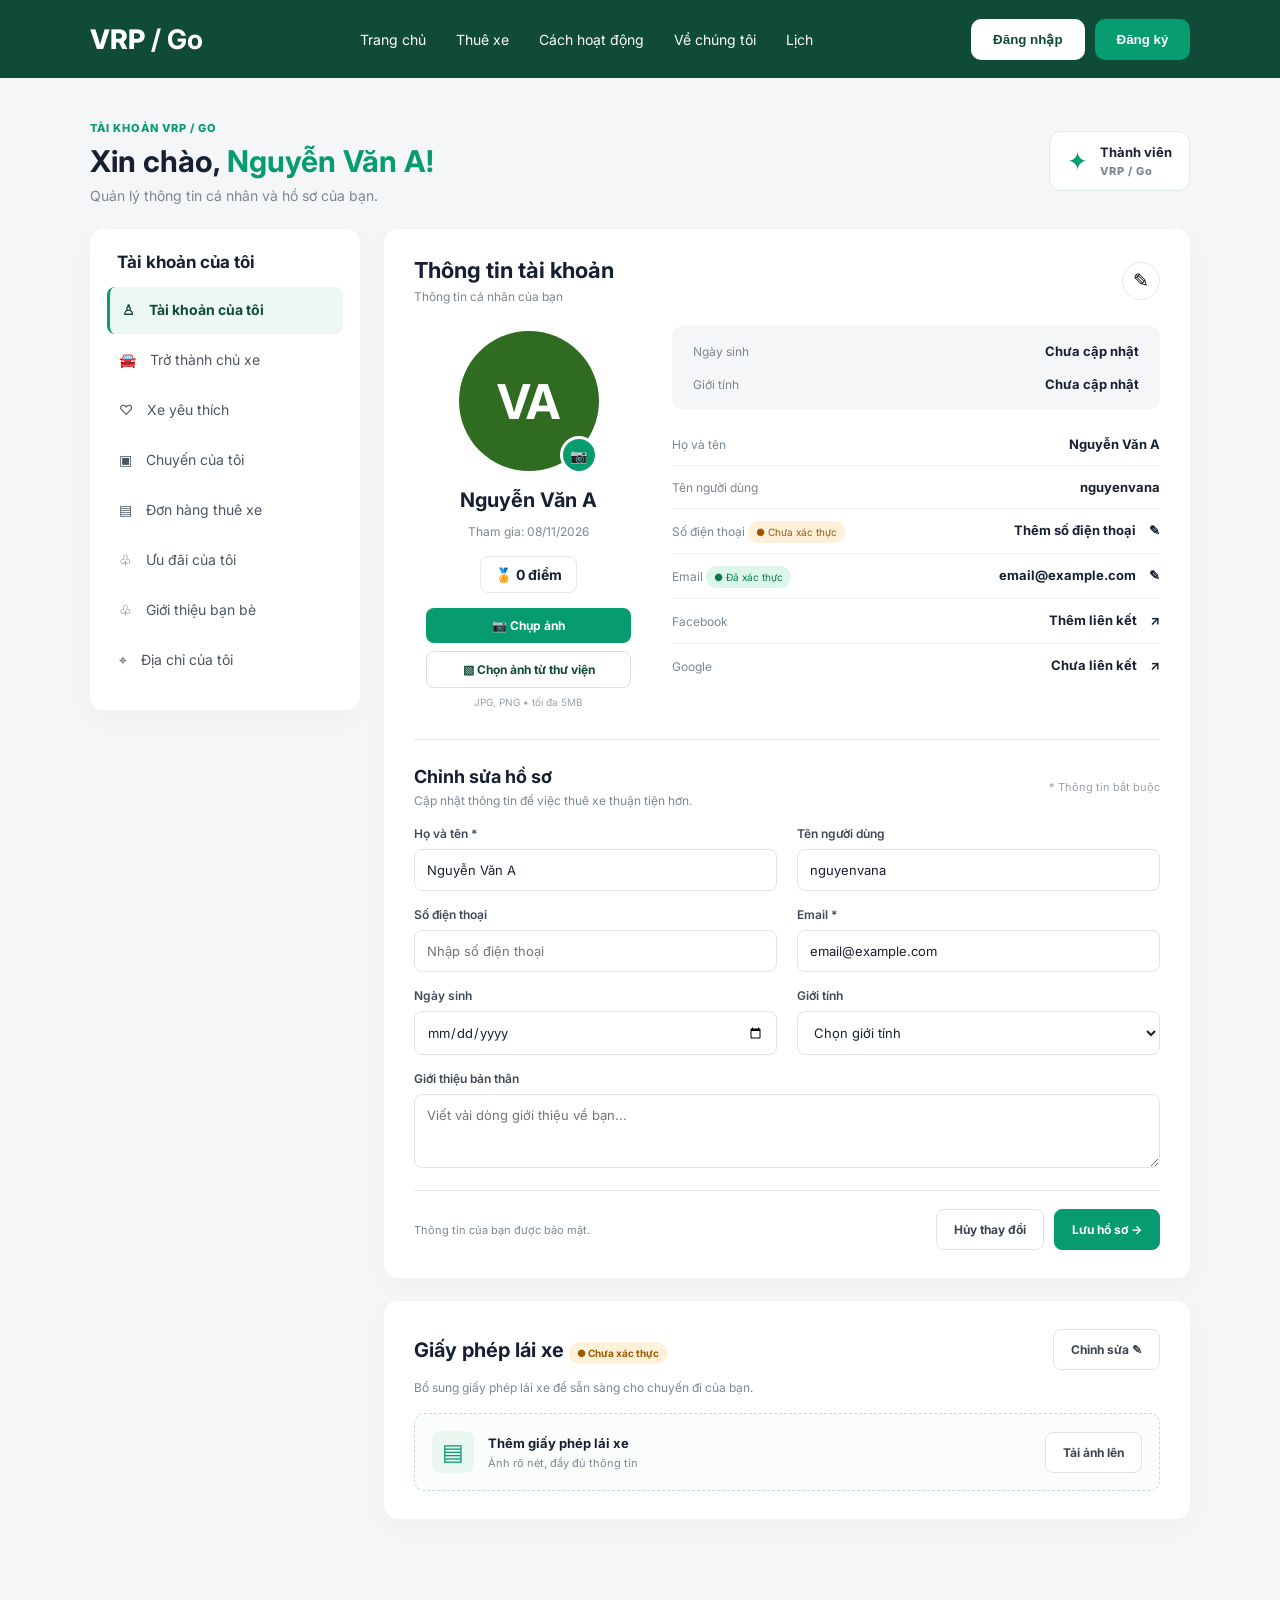
<file: form ho so/index.html>
<!DOCTYPE html>
<html lang="vi">
<head>
<meta charset="UTF-8">
<meta name="viewport" content="width=device-width, initial-scale=1.0">
<title>VRP / Go - Hồ sơ cá nhân</title>
<link rel="stylesheet" href="style.css">
</head>
<body>
<header class="navbar">
  <a class="logo" href="#">VRP <span>/ Go</span></a>
  <nav><a>Trang chủ</a><a>Thuê xe</a><a>Cách hoạt động</a><a>Về chúng tôi</a><a>Lịch</a></nav>
  <div class="nav-buttons"><button class="login">Đăng nhập</button><button class="signup">Đăng ký</button></div>
</header>

<main class="container">
  <div class="welcome">
    <div><small>TÀI KHOẢN VRP / GO</small><h1>Xin chào, <span>Nguyễn Văn A!</span></h1><p>Quản lý thông tin cá nhân và hồ sơ của bạn.</p></div>
    <div class="member">✦ <div><b>Thành viên</b><small>VRP / Go</small></div></div>
  </div>

  <div class="layout">
    <aside class="sidebar">
      <h3>Tài khoản của tôi</h3>
      <a class="active">♙　Tài khoản của tôi</a><a>🚘　Trở thành chủ xe</a><a>♡　Xe yêu thích</a>
      <a>▣　Chuyến của tôi</a><a>▤　Đơn hàng thuê xe</a><a>♧　Ưu đãi của tôi</a>
      <a>♧　Giới thiệu bạn bè</a><a>⌖　Địa chỉ của tôi</a>
    </aside>

    <section class="content">
      <section class="card">
        <div class="card-title"><div><h2>Thông tin tài khoản</h2><p>Thông tin cá nhân của bạn</p></div><button class="edit">✎</button></div>

        <div class="profile">
          <div class="avatar-area">
            <div class="avatar" id="avatar"><span id="initials">VA</span><img id="preview" hidden alt="Ảnh đại diện"></div>
            <label class="camera-badge" for="cameraInput">📷</label>
            <h3 id="displayName">Nguyễn Văn A</h3><p class="muted">Tham gia: 08/11/2026</p>
            <div class="points">🏅 <b>0 điểm</b></div>
            <div class="photo-buttons">
              <label class="photo-btn green" for="cameraInput">📷 Chụp ảnh</label>
              <input id="cameraInput" type="file" accept="image/*" capture="user" hidden>
              <label class="photo-btn outline" for="galleryInput">▧ Chọn ảnh từ thư viện</label>
              <input id="galleryInput" type="file" accept="image/*" hidden>
              <button id="removePhoto" hidden>Xóa ảnh</button>
              <small>JPG, PNG • tối đa 5MB</small>
            </div>
          </div>

          <div class="account-info">
            <div class="info-box"><div><span>Ngày sinh</span><b id="birthDisplay">Chưa cập nhật</b></div><div><span>Giới tính</span><b id="genderDisplay">Chưa cập nhật</b></div></div>
            <div class="info-row"><span>Họ và tên</span><b id="nameDisplay">Nguyễn Văn A</b></div>
            <div class="info-row"><span>Tên người dùng</span><b id="userDisplay">nguyenvana</b></div>
            <div class="info-row"><span>Số điện thoại <i class="warning">● Chưa xác thực</i></span><b id="phoneDisplay">Thêm số điện thoại　✎</b></div>
            <div class="info-row"><span>Email <i class="success">● Đã xác thực</i></span><b id="emailDisplay">email@example.com　✎</b></div>
            <div class="info-row"><span>Facebook</span><b>Thêm liên kết　↗</b></div>
            <div class="info-row"><span>Google</span><b>Chưa liên kết　↗</b></div>
          </div>
        </div>

        <form id="profileForm" class="form-section">
          <div class="form-title"><div><h3>Chỉnh sửa hồ sơ</h3><p>Cập nhật thông tin để việc thuê xe thuận tiện hơn.</p></div><small>* Thông tin bắt buộc</small></div>
          <div class="form-grid">
            <label>Họ và tên *<input id="fullName" value="Nguyễn Văn A" required></label>
            <label>Tên người dùng<input id="username" value="nguyenvana"></label>
            <label>Số điện thoại<input id="phone" type="tel" placeholder="Nhập số điện thoại"></label>
            <label>Email *<input id="email" type="email" value="email@example.com" required></label>
            <label>Ngày sinh<input id="birthday" type="date"></label>
            <label>Giới tính<select id="gender"><option value="">Chọn giới tính</option><option>Nam</option><option>Nữ</option><option>Khác</option></select></label>
            <label class="wide">Giới thiệu bản thân<textarea rows="3" placeholder="Viết vài dòng giới thiệu về bạn..."></textarea></label>
          </div>
          <div class="form-footer"><small id="saveNote">Thông tin của bạn được bảo mật.</small><div><button type="reset" class="cancel">Hủy thay đổi</button><button type="submit" class="save">Lưu hồ sơ →</button></div></div>
        </form>
      </section>

      <section class="card license">
        <div class="card-title"><h2>Giấy phép lái xe <i class="warning">● Chưa xác thực</i></h2><button class="cancel">Chỉnh sửa ✎</button></div>
        <p class="muted">Bổ sung giấy phép lái xe để sẵn sàng cho chuyến đi của bạn.</p>
        <div class="license-upload"><span>▤</span><div><b>Thêm giấy phép lái xe</b><small>Ảnh rõ nét, đầy đủ thông tin</small></div><button class="cancel">Tải ảnh lên</button></div>
      </section>
    </section>
  </div>
</main>

<script>
const camera = document.getElementById('cameraInput');
const gallery = document.getElementById('galleryInput');
const preview = document.getElementById('preview');
const initials = document.getElementById('initials');
const remove = document.getElementById('removePhoto');

function showImage(file) {
  if (!file) return;
  if (!file.type.startsWith('image/')) return alert('Vui lòng chọn file ảnh.');
  if (file.size > 5 * 1024 * 1024) return alert('Ảnh tối đa 5MB.');
  const reader = new FileReader();
  reader.onload = e => {
    preview.src = e.target.result;
    preview.hidden = false;
    initials.style.display = 'none';
    remove.hidden = false;
  };
  reader.readAsDataURL(file);
}
camera.addEventListener('change', () => showImage(camera.files[0]));
gallery.addEventListener('change', () => showImage(gallery.files[0]));
remove.addEventListener('click', () => {
  preview.src = ''; preview.hidden = true; initials.style.display = '';
  camera.value = ''; gallery.value = ''; remove.hidden = true;
});
document.getElementById('profileForm').addEventListener('submit', e => {
  e.preventDefault();
  const name = document.getElementById('fullName').value.trim();
  document.getElementById('displayName').textContent = name;
  document.getElementById('nameDisplay').textContent = name;
  document.getElementById('userDisplay').textContent = document.getElementById('username').value;
  document.getElementById('phoneDisplay').textContent = document.getElementById('phone').value || 'Thêm số điện thoại';
  document.getElementById('emailDisplay').textContent = document.getElementById('email').value;
  document.getElementById('birthDisplay').textContent = document.getElementById('birthday').value || 'Chưa cập nhật';
  document.getElementById('genderDisplay').textContent = document.getElementById('gender').value || 'Chưa cập nhật';
  document.getElementById('saveNote').textContent = '✓ Hồ sơ đã cập nhật trên giao diện!';
  initials.textContent = name.split(' ').slice(-2).map(x => x[0]).join('').toUpperCase() || 'VR';
});
</script>
</body>
</html>
</file>
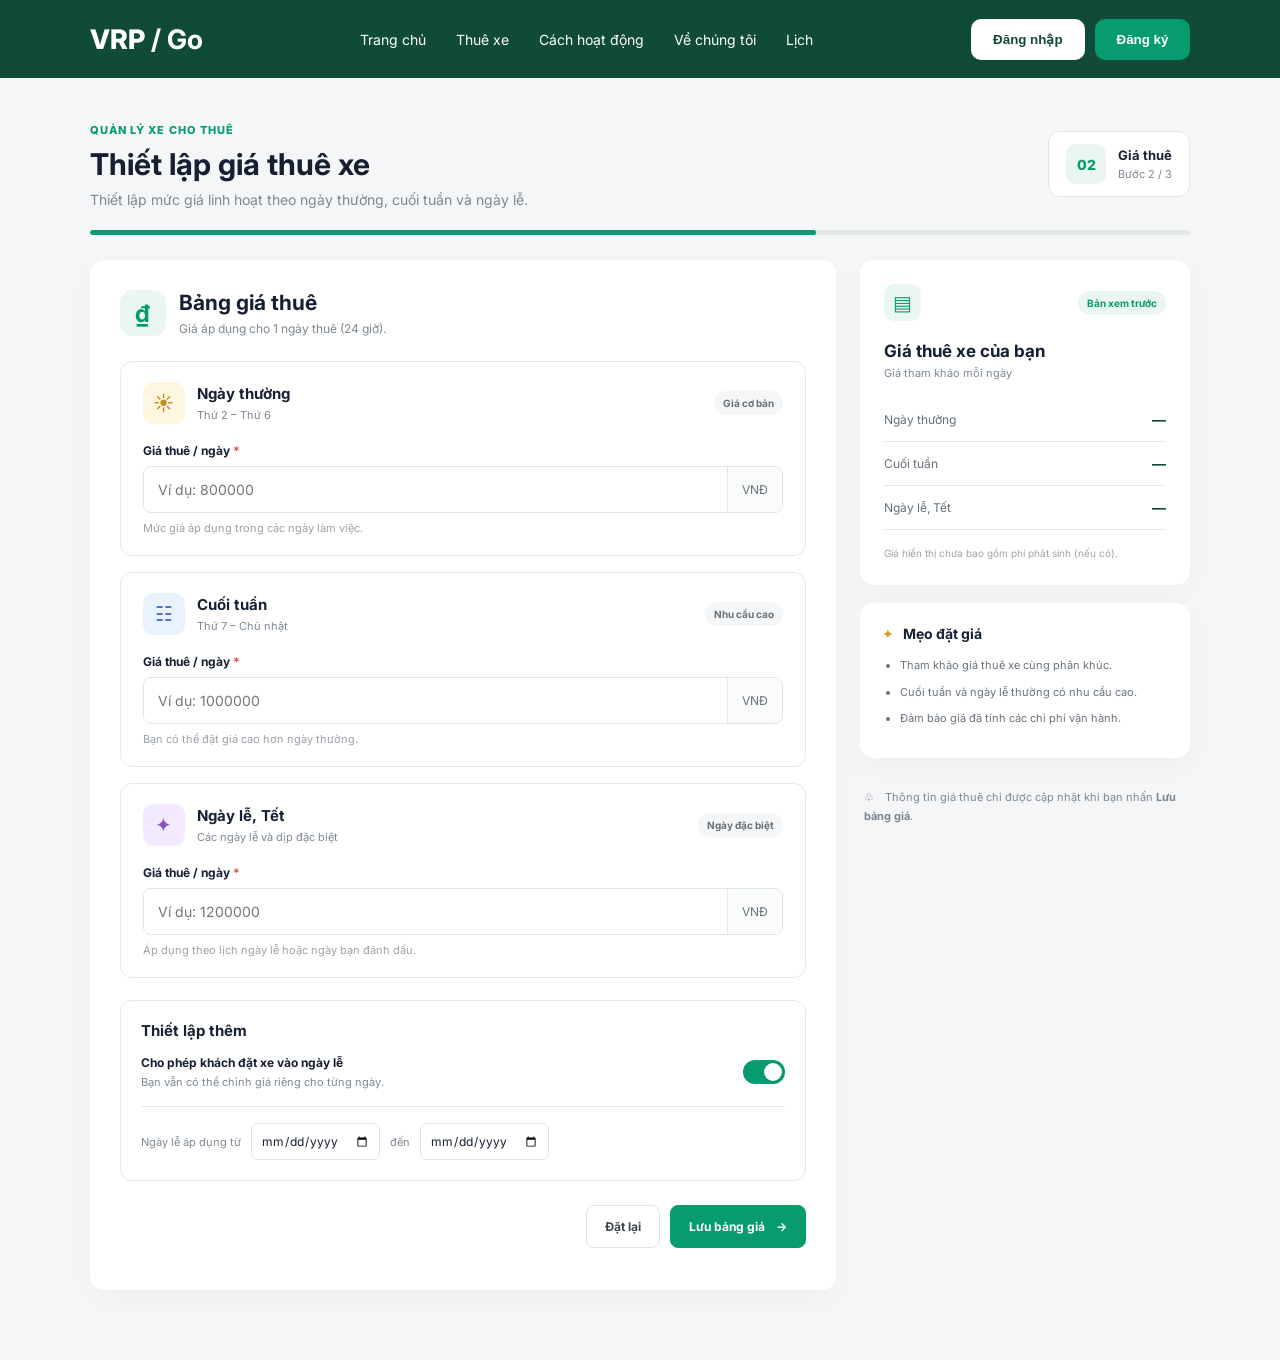
<file: form gia/index (4).html>
<!DOCTYPE html>
<html lang="vi">
<head>
  <meta charset="UTF-8">
  <meta name="viewport" content="width=device-width, initial-scale=1.0">
  <title>VRP / Go - Thiết lập giá thuê xe</title>
  <link rel="stylesheet" href="style.css">
</head>
<body>
<header class="navbar">
  <a class="logo" href="#">VRP <span>/ Go</span></a>
  <nav><a href="#">Trang chủ</a><a href="#">Thuê xe</a><a href="#">Cách hoạt động</a><a href="#">Về chúng tôi</a><a href="#">Lịch</a></nav>
  <div class="nav-buttons"><button class="login">Đăng nhập</button><button class="signup">Đăng ký</button></div>
</header>

<main class="container">
  <div class="page-heading">
    <div>
      <span class="eyebrow">QUẢN LÝ XE CHO THUÊ</span>
      <h1>Thiết lập giá thuê xe</h1>
      <p>Thiết lập mức giá linh hoạt theo ngày thường, cuối tuần và ngày lễ.</p>
    </div>
    <div class="step-badge"><span>02</span><div><b>Giá thuê</b><small>Bước 2 / 3</small></div></div>
  </div>

  <div class="progress"><span></span></div>

  <div class="main-grid">
    <section class="panel">
      <div class="panel-heading">
        <div class="heading-icon">₫</div>
        <div><h2>Bảng giá thuê</h2><p>Giá áp dụng cho 1 ngày thuê (24 giờ).</p></div>
      </div>

      <form id="priceForm">
        <div class="price-card weekday">
          <div class="price-card-head">
            <div class="day-icon">☀</div>
            <div class="day-title"><h3>Ngày thường</h3><p>Thứ 2 – Thứ 6</p></div>
            <span class="tag">Giá cơ bản</span>
          </div>
          <label class="field-label" for="weekdayPrice">Giá thuê / ngày <span>*</span></label>
          <div class="price-input"><input id="weekdayPrice" type="number" min="0" placeholder="Ví dụ: 800000" required><span>VNĐ</span></div>
          <small class="helper">Mức giá áp dụng trong các ngày làm việc.</small>
        </div>

        <div class="price-card weekend">
          <div class="price-card-head">
            <div class="day-icon">☷</div>
            <div class="day-title"><h3>Cuối tuần</h3><p>Thứ 7 – Chủ nhật</p></div>
            <span class="tag">Nhu cầu cao</span>
          </div>
          <label class="field-label" for="weekendPrice">Giá thuê / ngày <span>*</span></label>
          <div class="price-input"><input id="weekendPrice" type="number" min="0" placeholder="Ví dụ: 1000000" required><span>VNĐ</span></div>
          <small class="helper">Bạn có thể đặt giá cao hơn ngày thường.</small>
        </div>

        <div class="price-card holiday">
          <div class="price-card-head">
            <div class="day-icon">✦</div>
            <div class="day-title"><h3>Ngày lễ, Tết</h3><p>Các ngày lễ và dịp đặc biệt</p></div>
            <span class="tag">Ngày đặc biệt</span>
          </div>
          <label class="field-label" for="holidayPrice">Giá thuê / ngày <span>*</span></label>
          <div class="price-input"><input id="holidayPrice" type="number" min="0" placeholder="Ví dụ: 1200000" required><span>VNĐ</span></div>
          <small class="helper">Áp dụng theo lịch ngày lễ hoặc ngày bạn đánh dấu.</small>
        </div>

        <div class="extra-settings">
          <h3>Thiết lập thêm</h3>
          <label class="toggle-row">
            <div><b>Cho phép khách đặt xe vào ngày lễ</b><small>Bạn vẫn có thể chỉnh giá riêng cho từng ngày.</small></div>
            <input type="checkbox" id="holidayEnabled" checked><span class="switch"></span>
          </label>
          <div class="date-row">
            <label for="holidayStart">Ngày lễ áp dụng từ</label>
            <input type="date" id="holidayStart">
            <label for="holidayEnd">đến</label>
            <input type="date" id="holidayEnd">
          </div>
        </div>

        <div class="form-actions">
          <button type="button" class="btn-secondary" id="resetBtn">Đặt lại</button>
          <button type="submit" class="btn-primary">Lưu bảng giá <span>→</span></button>
        </div>
        <p id="notice" class="notice" aria-live="polite"></p>
      </form>
    </section>

    <aside class="side-column">
      <section class="summary-card">
        <div class="summary-top"><span class="summary-icon">▤</span><span class="status">Bản xem trước</span></div>
        <h3>Giá thuê xe của bạn</h3>
        <p class="summary-sub">Giá tham khảo mỗi ngày</p>
        <div class="summary-price"><small>Ngày thường</small><strong id="weekdayPreview">—</strong></div>
        <div class="summary-price"><small>Cuối tuần</small><strong id="weekendPreview">—</strong></div>
        <div class="summary-price"><small>Ngày lễ, Tết</small><strong id="holidayPreview">—</strong></div>
        <div class="summary-foot">Giá hiển thị chưa bao gồm phí phát sinh (nếu có).</div>
      </section>

      <section class="tip-card">
        <div class="tip-title"><span>✦</span><b>Mẹo đặt giá</b></div>
        <ul>
          <li>Tham khảo giá thuê xe cùng phân khúc.</li>
          <li>Cuối tuần và ngày lễ thường có nhu cầu cao.</li>
          <li>Đảm bảo giá đã tính các chi phí vận hành.</li>
        </ul>
      </section>

      <div class="secure-note">♧　Thông tin giá thuê chỉ được cập nhật khi bạn nhấn <b>Lưu bảng giá</b>.</div>
    </aside>
  </div>
</main>

<script>
const ids = ['weekdayPrice', 'weekendPrice', 'holidayPrice'];
const previews = ['weekdayPreview', 'weekendPreview', 'holidayPreview'];
const formatVND = value => value ? Number(value).toLocaleString('vi-VN') + ' ₫' : '—';

ids.forEach((id, i) => {
  document.getElementById(id).addEventListener('input', e => {
    document.getElementById(previews[i]).textContent = formatVND(e.target.value);
  });
});

document.getElementById('holidayEnabled').addEventListener('change', e => {
  document.getElementById('holidayPrice').disabled = !e.target.checked;
  document.getElementById('holidayStart').disabled = !e.target.checked;
  document.getElementById('holidayEnd').disabled = !e.target.checked;
});

document.getElementById('priceForm').addEventListener('submit', e => {
  e.preventDefault();
  document.getElementById('notice').textContent = '✓ Bảng giá đã được cập nhật trên giao diện.';
});
document.getElementById('resetBtn').addEventListener('click', () => {
  document.getElementById('priceForm').reset();
  previews.forEach(id => document.getElementById(id).textContent = '—');
  document.getElementById('notice').textContent = '';
  document.getElementById('holidayPrice').disabled = false;
  document.getElementById('holidayStart').disabled = false;
  document.getElementById('holidayEnd').disabled = false;
});
</script>
</body>
</html>
</file>
<file: form ho so/style.css>
@import url('https://fonts.googleapis.com/css2?family=Inter:wght@400;500;600;700;800&display=swap');

:root {
  --dark: #104b38;
  --green: #079b70;
  --soft: #eaf7f1;
  --text: #172033;
  --muted: #7d8792;
  --line: #e6e9ec;
  --bg: #f5f6f7;
}

* {
  box-sizing: border-box;
}

body {
  margin: 0;
  background: var(--bg);
  font-family: Inter, Arial, sans-serif;
  color: var(--text);
  font-size: 14px;
}

/* ========== Navbar ========== */
.navbar {
  height: 78px;
  background: var(--dark);
  display: flex;
  align-items: center;
  justify-content: space-between;
  padding: 0 7%;
  gap: 25px;
  color: white;
}

.logo {
  font-size: 27px;
  font-weight: 800;
  color: white;
  text-decoration: none;
  white-space: nowrap;
}

.logo span {
  font-weight: 700;
}

nav {
  display: flex;
  gap: 30px;
}

nav a {
  color: white;
  text-decoration: none;
  font-size: 14px;
  cursor: pointer;
}

.nav-buttons {
  display: flex;
  gap: 10px;
}

.nav-buttons button {
  border: 0;
  border-radius: 10px;
  padding: 13px 22px;
  font-weight: 700;
  cursor: pointer;
}

.login {
  background: white;
  color: var(--dark);
}

.signup {
  background: var(--green);
  color: white;
}

/* ========== Container & Welcome ========== */
.container {
  width: 86%;
  max-width: 1500px;
  margin: 40px auto 70px;
}

.welcome {
  display: flex;
  justify-content: space-between;
  align-items: center;
  margin-bottom: 25px;
}

.welcome small {
  font-size: 11px;
  letter-spacing: 1px;
  color: var(--green);
  font-weight: 800;
}

.welcome h1 {
  font-size: 30px;
  margin: 8px 0;
}

.welcome h1 span {
  color: var(--green);
}

.welcome p {
  margin: 0;
  color: var(--muted);
}

.member {
  display: flex;
  align-items: center;
  gap: 12px;
  padding: 12px 17px;
  background: white;
  border: 1px solid #e0e9e4;
  border-radius: 12px;
  color: var(--green);
  font-size: 25px;
}

.member b,
.member small {
  display: block;
  color: var(--text);
}

.member b {
  font-size: 13px;
}

.member small {
  font-size: 11px;
  color: var(--muted);
  margin-top: 4px;
}

/* ========== Layout ========== */
.layout {
  display: grid;
  grid-template-columns: 270px minmax(0, 1fr);
  gap: 24px;
  align-items: start;
}

.sidebar,
.card {
  background: white;
  border-radius: 14px;
  box-shadow: 0 8px 30px #182b3708;
}

/* ========== Sidebar ========== */
.sidebar {
  padding: 23px 17px;
  position: sticky;
  top: 20px;
}

.sidebar h3 {
  margin: 0 0 15px 10px;
  font-size: 17px;
}

.sidebar a {
  display: block;
  text-decoration: none;
  color: #4d5660;
  padding: 14px 12px;
  border-radius: 8px;
  margin: 3px 0;
}

.sidebar a.active {
  background: #eef8f3;
  border-left: 3px solid var(--green);
  color: var(--dark);
  font-weight: 700;
}

.sidebar a:hover {
  background: #f3faf6;
}

/* ========== Content & Card ========== */
.content {
  min-width: 0;
}

.card {
  padding: 28px 30px;
  margin-bottom: 23px;
}

.card-title {
  display: flex;
  justify-content: space-between;
  align-items: center;
  margin-bottom: 22px;
}

.card-title h2 {
  font-size: 22px;
  margin: 0;
}

.card-title p {
  font-size: 12px;
  color: var(--muted);
  margin: 6px 0 0;
}

.edit {
  border: 1px solid var(--line);
  background: white;
  border-radius: 50%;
  width: 38px;
  height: 38px;
  font-size: 19px;
  cursor: pointer;
}

/* ========== Profile ========== */
.profile {
  display: grid;
  grid-template-columns: 230px minmax(0, 1fr);
  gap: 28px;
  padding-bottom: 26px;
  border-bottom: 1px solid var(--line);
}

.avatar-area {
  text-align: center;
  display: flex;
  align-items: center;
  flex-direction: column;
  padding: 5px 0;
}

.avatar {
  width: 140px;
  height: 140px;
  background: #2f6b21;
  border-radius: 50%;
  position: relative;
  display: grid;
  place-items: center;
  color: white;
  font-size: 48px;
  font-weight: 700;
  overflow: hidden;
}

.avatar img {
  width: 100%;
  height: 100%;
  object-fit: cover;
}

.avatar img[hidden] {
  display: none;
}

.camera-badge {
  position: absolute;
  margin: 105px 0 0 100px;
  background: var(--green);
  border: 3px solid white;
  border-radius: 50%;
  width: 38px;
  height: 38px;
  display: grid;
  place-items: center;
  cursor: pointer;
}

.avatar-area h3 {
  font-size: 20px;
  margin: 17px 0 0;
}

.muted {
  color: var(--muted);
  font-size: 12px;
}

.points {
  border: 1px solid var(--line);
  padding: 9px 14px;
  border-radius: 8px;
  margin-top: 5px;
}

.photo-buttons {
  display: flex;
  flex-direction: column;
  gap: 8px;
  margin-top: 15px;
  width: 100%;
  max-width: 205px;
}

.photo-btn {
  padding: 10px;
  border-radius: 8px;
  text-align: center;
  font-weight: 700;
  font-size: 12px;
  cursor: pointer;
}

.photo-btn.green {
  background: var(--green);
  color: white;
}

.photo-btn.outline {
  border: 1px solid #d6e2dc;
  color: var(--dark);
}

.photo-buttons small {
  font-size: 10px;
  color: #9aa1a8;
}

.photo-buttons button {
  border: 0;
  background: none;
  color: #d14343;
  cursor: pointer;
}

.photo-buttons button[hidden] {
  display: none;
}

/* ========== Info Box ========== */
.info-box {
  background: #f5f6f7;
  padding: 17px 21px;
  border-radius: 10px;
  margin-bottom: 14px;
}

.info-box div,
.info-row {
  display: flex;
  justify-content: space-between;
  align-items: center;
  gap: 15px;
}

.info-box div + div {
  margin-top: 17px;
}

.info-box span,
.info-row span {
  color: var(--muted);
  font-size: 12px;
}

.info-box b,
.info-row b {
  font-size: 13px;
  text-align: right;
}

.info-row {
  padding: 13px 0;
  border-bottom: 1px solid #f0f1f2;
}

.info-row:last-child {
  border-bottom: 0;
}

.warning,
.success {
  font-style: normal;
  font-size: 10px;
  padding: 5px 8px;
  border-radius: 20px;
  white-space: nowrap;
}

.warning {
  background: #fff0d9;
  color: #9b5b00;
}

.success {
  background: #dcf7e9;
  color: #087a4d;
}

/* ========== Form Section ========== */
.form-section {
  padding-top: 26px;
}

.form-title {
  display: flex;
  justify-content: space-between;
  align-items: center;
  margin-bottom: 18px;
}

.form-title h3 {
  font-size: 18px;
  margin: 0;
}

.form-title p {
  font-size: 12px;
  color: var(--muted);
  margin: 6px 0 0;
}

.form-title > small {
  font-size: 11px;
  color: #9aa1a8;
}

.form-grid {
  display: grid;
  grid-template-columns: 1fr 1fr;
  gap: 16px 20px;
}

.form-grid label {
  font-size: 12px;
  font-weight: 600;
  color: #414b55;
  display: flex;
  flex-direction: column;
  gap: 8px;
}

.form-grid input,
.form-grid select,
.form-grid textarea {
  width: 100%;
  border: 1px solid #dfe4e8;
  border-radius: 8px;
  padding: 12px;
  font: 13px Inter, Arial;
  color: var(--text);
  outline: none;
  background: white;
}

.form-grid input:focus,
.form-grid select:focus,
.form-grid textarea:focus {
  border-color: var(--green);
  box-shadow: 0 0 0 3px #079b7018;
}

.form-grid textarea {
  resize: vertical;
}

.wide {
  grid-column: 1 / -1;
}

.form-footer {
  display: flex;
  justify-content: space-between;
  align-items: center;
  gap: 15px;
  margin-top: 22px;
  padding-top: 18px;
  border-top: 1px solid var(--line);
}

.form-footer small {
  color: var(--muted);
  font-size: 11px;
}

.form-footer > div {
  display: flex;
  gap: 10px;
}

.cancel,
.save {
  border-radius: 8px;
  padding: 12px 17px;
  font: 700 12px Inter;
  cursor: pointer;
}

.cancel {
  border: 1px solid #dfe4e8;
  background: white;
  color: #3d4650;
}

.save {
  border: 1px solid var(--green);
  background: var(--green);
  color: white;
}

/* ========== License ========== */
.license .card-title {
  margin-bottom: 10px;
}

.license .card-title h2 {
  font-size: 20px;
}

.license > p {
  margin: 0 0 18px;
}

.license-upload {
  display: flex;
  align-items: center;
  gap: 14px;
  padding: 17px;
  border: 1px dashed #cbd8d1;
  background: #fbfdfc;
  border-radius: 10px;
}

.license-upload > span {
  width: 42px;
  height: 42px;
  background: var(--soft);
  color: var(--green);
  border-radius: 9px;
  display: grid;
  place-items: center;
  font-size: 23px;
}

.license-upload b,
.license-upload small {
  display: block;
}

.license-upload b {
  font-size: 13px;
}

.license-upload small {
  font-size: 11px;
  color: var(--muted);
  margin-top: 5px;
}

.license-upload button {
  margin-left: auto;
}

/* ========== Responsive ========== */
@media (max-width: 1150px) {
  .navbar {
    padding: 0 4%;
  }

  nav {
    gap: 15px;
  }

  .container {
    width: 92%;
  }

  .layout {
    grid-template-columns: 230px minmax(0, 1fr);
  }

  .card {
    padding: 23px;
  }

  .profile {
    grid-template-columns: 195px minmax(0, 1fr);
    gap: 18px;
  }
}

@media (max-width: 850px) {
  .navbar {
    height: 68px;
  }

  nav,
  .nav-buttons {
    display: none;
  }

  .layout {
    grid-template-columns: 1fr;
  }

  .sidebar {
    position: static;
    display: flex;
    overflow-x: auto;
    gap: 4px;
    padding: 12px;
  }

  .sidebar h3 {
    display: none;
  }

  .sidebar a {
    white-space: nowrap;
    font-size: 12px;
    padding: 10px;
  }

  .profile {
    grid-template-columns: 1fr;
  }

  .avatar-area {
    border-bottom: 1px solid var(--line);
    padding-bottom: 22px;
  }

  .photo-buttons {
    flex-direction: row;
    flex-wrap: wrap;
    justify-content: center;
    max-width: 320px;
  }

  .photo-btn {
    flex: 1;
    min-width: 120px;
  }

  .photo-buttons small {
    width: 100%;
  }
}

@media (max-width: 560px) {
  .container {
    width: 94%;
    margin-top: 24px;
  }

  .welcome h1 {
    font-size: 23px;
  }

  .member {
    display: none;
  }

  .card {
    padding: 19px 15px;
  }

  .card-title h2 {
    font-size: 19px;
  }

  .form-grid {
    grid-template-columns: 1fr;
  }

  .wide {
    grid-column: auto;
  }

  .form-title {
    align-items: flex-start;
    flex-direction: column;
    gap: 8px;
  }

  .form-footer {
    align-items: stretch;
    flex-direction: column;
  }

  .form-footer > div button {
    flex: 1;
  }

  .info-row {
    align-items: flex-start;
    flex-direction: column;
  }

  .info-row b {
    width: 100%;
    text-align: left;
  }

  .license-upload {
    flex-wrap: wrap;
  }

  .license-upload button {
    margin-left: 0;
    width: 100%;
  }
}
</file>
<file: form gia/style.css>
@import url('https://fonts.googleapis.com/css2?family=Inter:wght@400;500;600;700;800&display=swap');

:root {
  --dark: #104b38;
  --green: #079b70;
  --mint: #eaf7f1;
  --text: #172033;
  --muted: #7d8792;
  --line: #e6e9ec;
  --bg: #f5f6f7;
}

* {
  box-sizing: border-box;
}

body {
  margin: 0;
  background: var(--bg);
  font-family: Inter, Arial, sans-serif;
  color: var(--text);
  font-size: 14px;
}

/* ========== Navbar ========== */
.navbar {
  height: 78px;
  background: var(--dark);
  display: flex;
  align-items: center;
  justify-content: space-between;
  padding: 0 7%;
  gap: 25px;
  color: white;
}

.logo {
  font-size: 27px;
  font-weight: 800;
  color: white;
  text-decoration: none;
  white-space: nowrap;
}

.logo span {
  font-weight: 700;
}

nav {
  display: flex;
  gap: 30px;
}

nav a {
  color: white;
  text-decoration: none;
  font-size: 14px;
  cursor: pointer;
}

.nav-buttons {
  display: flex;
  gap: 10px;
}

.nav-buttons button {
  border: 0;
  border-radius: 10px;
  padding: 13px 22px;
  font-weight: 700;
  cursor: pointer;
}

.login {
  background: white;
  color: var(--dark);
}

.signup {
  background: var(--green);
  color: white;
}

/* ========== Layout ========== */
.container {
  width: 86%;
  max-width: 1450px;
  margin: 42px auto 70px;
}

.page-heading {
  display: flex;
  align-items: center;
  justify-content: space-between;
  margin-bottom: 22px;
}

.eyebrow {
  font-size: 11px;
  font-weight: 800;
  letter-spacing: 1.1px;
  color: var(--green);
}

h1 {
  font-size: 30px;
  margin: 9px 0;
}

.page-heading p {
  color: var(--muted);
  margin: 0;
  font-size: 14px;
}

.step-badge {
  display: flex;
  align-items: center;
  gap: 12px;
  padding: 12px 17px;
  background: white;
  border: 1px solid #e2e9e5;
  border-radius: 12px;
}

.step-badge > span {
  display: grid;
  place-items: center;
  width: 40px;
  height: 40px;
  background: var(--mint);
  border-radius: 10px;
  color: var(--green);
  font-weight: 800;
}

.step-badge b,
.step-badge small {
  display: block;
}

.step-badge b {
  font-size: 13px;
}

.step-badge small {
  font-size: 11px;
  color: var(--muted);
  margin-top: 4px;
}

.progress {
  height: 5px;
  background: #e4e9e6;
  border-radius: 9px;
  margin-bottom: 25px;
  overflow: hidden;
}

.progress span {
  display: block;
  width: 66%;
  height: 100%;
  background: var(--green);
  border-radius: 9px;
}

/* ========== Main Grid ========== */
.main-grid {
  display: grid;
  grid-template-columns: minmax(0, 1fr) 330px;
  gap: 24px;
  align-items: start;
}

.panel,
.summary-card,
.tip-card {
  background: white;
  border-radius: 14px;
  box-shadow: 0 8px 30px #182b3708;
}

.panel {
  padding: 30px;
}

.panel-heading {
  display: flex;
  align-items: center;
  gap: 13px;
  margin-bottom: 25px;
}

.heading-icon {
  width: 46px;
  height: 46px;
  background: var(--mint);
  color: var(--green);
  border-radius: 12px;
  display: grid;
  place-items: center;
  font-size: 24px;
  font-weight: 700;
}

.panel-heading h2 {
  font-size: 21px;
  margin: 0;
}

.panel-heading p {
  color: var(--muted);
  font-size: 12px;
  margin: 6px 0 0;
}

/* ========== Price Cards ========== */
.price-card {
  padding: 20px 22px;
  border: 1px solid var(--line);
  border-radius: 12px;
  margin-bottom: 16px;
  transition: 0.2s;
}

.price-card:focus-within {
  border-color: #83cdb1;
  box-shadow: 0 0 0 3px #079b7010;
}

.price-card-head {
  display: flex;
  align-items: center;
  gap: 12px;
  margin-bottom: 19px;
}

.day-icon {
  width: 42px;
  height: 42px;
  display: grid;
  place-items: center;
  border-radius: 10px;
  font-size: 20px;
}

.weekday .day-icon {
  background: #fff6df;
  color: #c58a17;
}

.weekend .day-icon {
  background: #eaf1ff;
  color: #4775c8;
}

.holiday .day-icon {
  background: #f4eaff;
  color: #8755bd;
}

.day-title {
  flex: 1;
}

.day-title h3 {
  font-size: 15px;
  margin: 0;
}

.day-title p {
  font-size: 11px;
  color: var(--muted);
  margin: 5px 0 0;
}

.tag {
  font-size: 10px;
  font-weight: 700;
  border-radius: 20px;
  padding: 6px 9px;
  background: #f4f6f7;
  color: #67717b;
}

.field-label {
  display: block;
  font-size: 12px;
  font-weight: 700;
  margin-bottom: 8px;
}

.field-label span {
  color: #e14b4b;
}

.price-input {
  display: flex;
  align-items: center;
  border: 1px solid #dfe4e8;
  border-radius: 8px;
  overflow: hidden;
}

.price-input:focus-within {
  border-color: var(--green);
  box-shadow: 0 0 0 3px #079b7018;
}

.price-input input {
  border: 0;
  outline: 0;
  flex: 1;
  min-width: 0;
  padding: 13px 14px;
  font: 14px Inter;
  color: var(--text);
}

.price-input input::-webkit-outer-spin-button,
.price-input input::-webkit-inner-spin-button {
  -webkit-appearance: none;
  margin: 0;
}

.price-input input[type="number"] {
  -moz-appearance: textfield;   /* Firefox cũ */
  appearance: textfield;        /* Chuẩn hiện tại */
}

.price-input span {
  padding: 0 14px;
  color: #65717b;
  font-size: 12px;
  border-left: 1px solid var(--line);
  background: #fafbfb;
  height: 45px;
  display: flex;
  align-items: center;
}

.helper {
  display: block;
  color: #9aa1a8;
  font-size: 11px;
  margin-top: 8px;
}

/* ========== Extra Settings ========== */
.extra-settings {
  border: 1px solid var(--line);
  border-radius: 12px;
  padding: 20px;
  margin-top: 22px;
}

.extra-settings h3 {
  font-size: 15px;
  margin: 0 0 15px;
}

.toggle-row {
  display: flex;
  align-items: center;
  justify-content: space-between;
  gap: 15px;
  position: relative;
}

.toggle-row b,
.toggle-row small {
  display: block;
}

.toggle-row b {
  font-size: 12px;
}

.toggle-row small {
  font-size: 11px;
  color: var(--muted);
  margin-top: 5px;
}

.toggle-row input {
  position: absolute;
  opacity: 0;
  right: 0;
}

.switch {
  width: 42px;
  height: 24px;
  background: #cbd3d0;
  border-radius: 20px;
  position: relative;
  flex-shrink: 0;
  cursor: pointer;
}

.switch:after {
  content: "";
  position: absolute;
  top: 3px;
  left: 3px;
  width: 18px;
  height: 18px;
  background: white;
  border-radius: 50%;
  transition: 0.2s;
  box-shadow: 0 1px 3px #0002;
}

.toggle-row input:checked + .switch {
  background: var(--green);
}

.toggle-row input:checked + .switch:after {
  transform: translateX(18px);
}

.date-row {
  display: flex;
  align-items: center;
  gap: 10px;
  flex-wrap: wrap;
  margin-top: 17px;
  padding-top: 16px;
  border-top: 1px solid var(--line);
}

.date-row label {
  font-size: 11px;
  color: var(--muted);
}

.date-row input {
  border: 1px solid #dfe4e8;
  border-radius: 7px;
  padding: 9px;
  font: 12px Inter;
  color: var(--text);
}

/* ========== Form Actions ========== */
.form-actions {
  display: flex;
  justify-content: flex-end;
  gap: 10px;
  margin-top: 24px;
}

.btn-secondary,
.btn-primary {
  border-radius: 8px;
  padding: 13px 18px;
  font: 700 12px Inter;
  cursor: pointer;
}

.btn-secondary {
  border: 1px solid #dfe4e8;
  background: white;
  color: #3d4650;
}

.btn-primary {
  border: 1px solid var(--green);
  background: var(--green);
  color: white;
}

.btn-primary span {
  margin-left: 8px;
}

.notice {
  font-size: 12px;
  color: var(--green);
  text-align: right;
  margin: 12px 0 0;
}

/* ========== Sidebar ========== */
.side-column {
  display: flex;
  flex-direction: column;
  gap: 18px;
}

.summary-card {
  padding: 24px;
}

.summary-top {
  display: flex;
  justify-content: space-between;
  align-items: center;
}

.summary-icon {
  width: 37px;
  height: 37px;
  display: grid;
  place-items: center;
  border-radius: 10px;
  background: var(--mint);
  color: var(--green);
  font-size: 20px;
}

.status {
  font-size: 10px;
  color: var(--green);
  background: var(--mint);
  padding: 6px 9px;
  border-radius: 20px;
  font-weight: 700;
}

.summary-card h3 {
  font-size: 17px;
  margin: 20px 0 5px;
}

.summary-sub {
  font-size: 11px;
  color: var(--muted);
  margin: 0 0 18px;
}

.summary-price {
  display: flex;
  justify-content: space-between;
  align-items: center;
  padding: 13px 0;
  border-bottom: 1px solid var(--line);
  gap: 10px;
}

.summary-price small {
  font-size: 12px;
  color: #64707b;
}

.summary-price strong {
  font-size: 14px;
  color: var(--dark);
  text-align: right;
}

.summary-foot {
  font-size: 10px;
  color: #9aa1a8;
  line-height: 1.6;
  margin-top: 15px;
}

.tip-card {
  padding: 22px;
}

.tip-title {
  display: flex;
  align-items: center;
  gap: 9px;
  font-size: 14px;
}

.tip-title span {
  color: #d49b20;
}

.tip-card ul {
  padding-left: 18px;
  margin: 14px 0 0;
}

.tip-card li {
  font-size: 11px;
  color: #68727c;
  line-height: 1.7;
  margin-bottom: 8px;
}

.secure-note {
  font-size: 11px;
  line-height: 1.7;
  color: #7d8792;
  padding: 12px 4px;
}

/* ========== Responsive ========== */
@media (max-width: 1100px) {
  .navbar {
    padding: 0 4%;
  }

  nav {
    gap: 15px;
  }

  .container {
    width: 92%;
  }

  .main-grid {
    grid-template-columns: minmax(0, 1fr) 285px;
  }

  .panel {
    padding: 22px;
  }
}

@media (max-width: 850px) {
  nav,
  .nav-buttons {
    display: none;
  }

  .main-grid {
    grid-template-columns: 1fr;
  }

  .side-column {
    display: grid;
    grid-template-columns: 1fr 1fr;
  }

  .secure-note {
    grid-column: 1 / -1;
  }
}

@media (max-width: 560px) {
  .container {
    width: 94%;
    margin-top: 25px;
  }

  .page-heading {
    align-items: flex-start;
    gap: 12px;
  }

  .page-heading h1 {
    font-size: 24px;
  }

  .step-badge {
    padding: 8px;
  }

  .step-badge > span {
    width: 32px;
    height: 32px;
  }

  .step-badge small {
    display: none;
  }

  .panel {
    padding: 18px 14px;
  }

  .panel-heading h2 {
    font-size: 18px;
  }

  .price-card {
    padding: 16px 13px;
  }

  .tag {
    display: none;
  }

  .side-column {
    display: flex;
  }

  .date-row {
    align-items: flex-start;
  }

  .date-row input {
    width: 100%;
  }

  .form-actions button {
    flex: 1;
  }

  .form-actions {
    width: 100%;
  }
}
</file>
